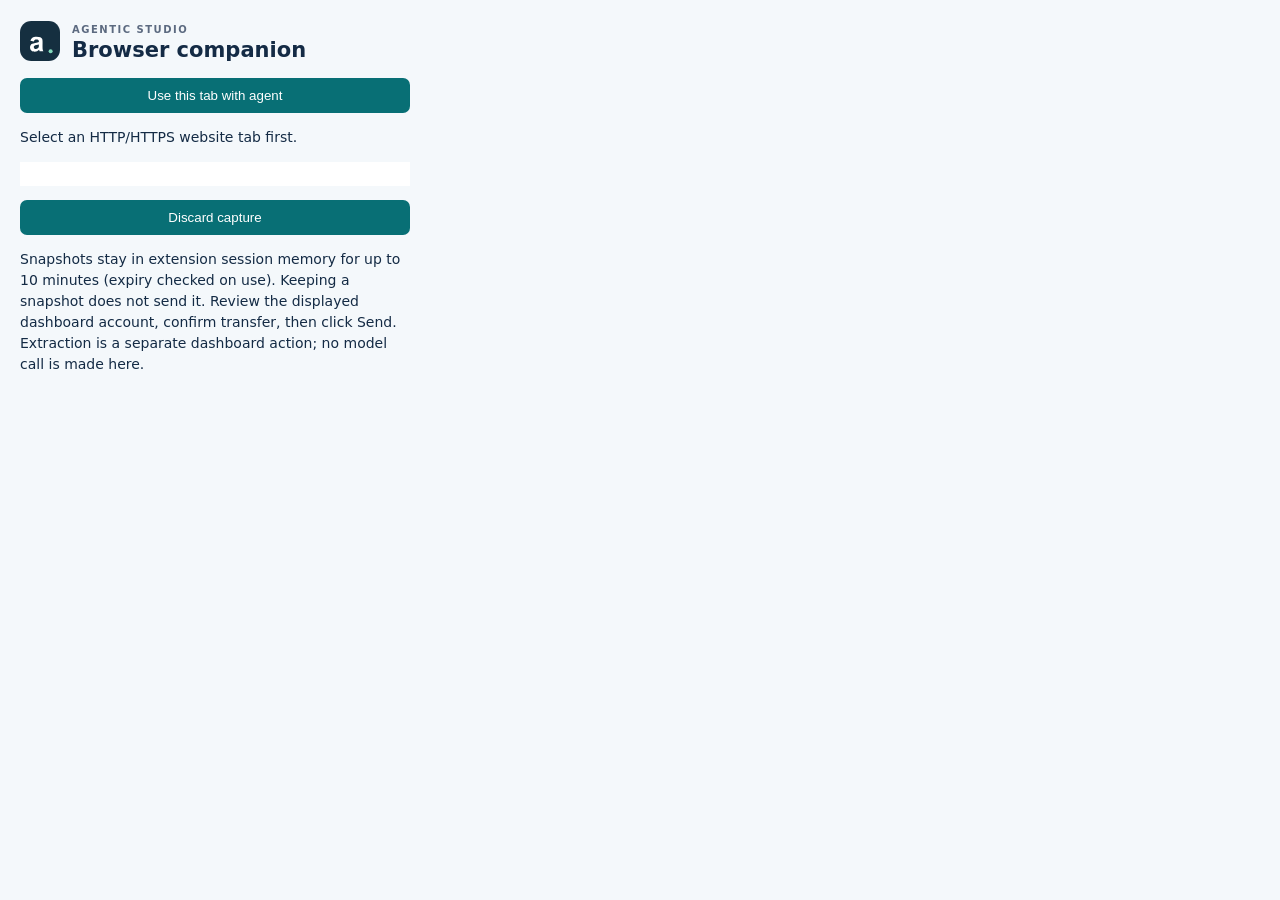
<file: extensions/page-capture/popup.html>
<!doctype html>
<html lang="en"><head><meta charset="utf-8"><title>Agentic Studio Capture</title>
<link rel="icon" type="image/svg+xml" href="icons/logo.svg"><link rel="stylesheet" href="popup.css"><script src="capture_dom.js" defer></script><script src="popup.js" defer></script></head>
<body><header class="brand"><img src="icons/logo.svg" alt="" width="40" height="40"><div><span class="brand-name">Agentic Studio</span><h1>Browser companion</h1></div></header><button id="open-agent">Use this tab with agent</button><p id="status" role="status">Checking the selected tab...</p>
<button id="capture" hidden>Capture visible content</button>
<pre id="preview" tabindex="0"></pre>
<label id="consent-label" hidden><input id="consent" type="checkbox">I reviewed this content and am authorized to transfer it. It contains no secrets.</label>
<button id="keep" hidden>Keep this capture for transfer</button>
<section id="handoff" hidden aria-labelledby="handoff-title">
<h2 id="handoff-title">Send your snapshot</h2>
<p id="pending-status" role="status"></p>
<label id="dashboard-choice-label" hidden>Dashboard account
<select id="dashboard-choice" aria-label="Dashboard account"></select></label>
<p id="dashboard-account"></p>
<button id="find-dashboard" hidden>Check dashboard tabs again</button>
<button id="open-dashboard" hidden>Open dashboard to send</button>
</section>
<button id="send" hidden>Send to displayed dashboard account</button>
<button id="clear">Discard capture</button>
<p>Snapshots stay in extension session memory for up to 10 minutes (expiry checked on use). Keeping a snapshot does not send it. Review the displayed dashboard account, confirm transfer, then click Send. Extraction is a separate dashboard action; no model call is made here.</p>
</body></html>
</file>
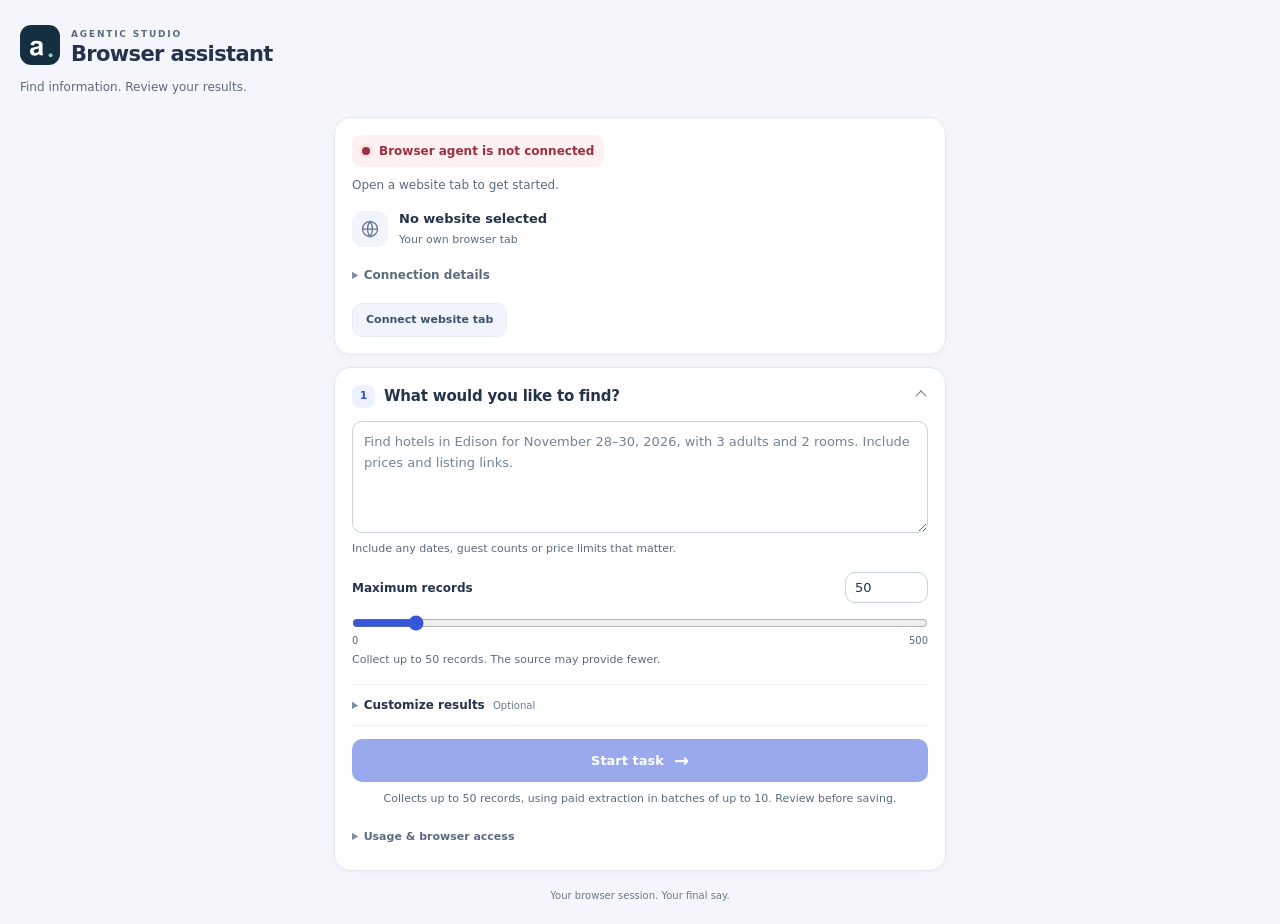
<file: extensions/page-capture/sidepanel.html>
<!doctype html>
<html lang="en">
<head><meta charset="utf-8"><meta name="viewport" content="width=device-width, initial-scale=1"><title>Agentic Studio · Browser assistant</title><link rel="icon" type="image/svg+xml" href="icons/logo.svg"><link rel="stylesheet" href="sidepanel.css"><script src="sidepanel.js" defer></script></head>
<body>
  <header class="app-header">
    <div class="brand"><span class="brand-mark" aria-hidden="true"><img src="icons/logo.svg" alt="" width="40" height="40"></span><div><span class="eyebrow">AGENTIC STUDIO</span><h1>Browser assistant</h1></div></div>
    <p class="header-note">Find information. Review your results.</p>
  </header>
  <main>
    <section class="card connection-card" aria-labelledby="connection-title">
      <h2 id="connection-title" class="sr-only">Your connection</h2>
      <div id="connection-status" class="connection-status" data-tone="disconnected" role="status" aria-live="polite" aria-atomic="true"><span class="status-dot" aria-hidden="true"></span><span id="connection-status-label">Browser agent is not connected</span></div>
      <p id="connection-hint" class="connection-hint">Open a website tab to get started.</p>
      <div class="website"><span class="website-icon" aria-hidden="true"><svg viewBox="0 0 24 24" fill="none"><circle cx="12" cy="12" r="9"/><path d="M3 12h18M12 3c4 5 4 13 0 18-4-5-4-13 0-18Z"/></svg></span><div class="website-copy"><p id="website-title">No website selected</p><p id="website-domain" class="muted">Your own browser tab</p></div></div>
      <details class="connection-details"><summary>Connection details</summary><p id="connection">Select a website tab to connect automatically while idle. Keep one signed-in dashboard tab open at localhost:8120. A workflow starts only when you choose Start.</p><p id="account" class="muted"></p></details>
      <div class="buttons connection-actions"><button id="connect" type="button" class="secondary">Connect website tab</button><button id="disconnect" type="button" class="text-button" hidden>Disconnect</button></div>
    </section>
    <p id="error" role="alert" hidden></p>
    <form id="task-form" class="card" aria-labelledby="task-title">
      <details id="request-details" class="request-details" open>
      <summary><span class="step-number" aria-hidden="true">1</span><h2 id="task-title">What would you like to find?</h2></summary>
      <label class="sr-only" for="instructions">Describe your task</label><textarea id="instructions" rows="4" maxlength="2000" required placeholder="Find hotels in Edison for November 28–30, 2026, with 3 adults and 2 rooms. Include prices and listing links."></textarea>
      <p class="field-help">Include any dates, guest counts or price limits that matter.</p>
      <div class="record-limit">
        <div class="record-limit-heading"><label for="limit">Maximum records</label><input id="limit" type="number" min="0" max="500" step="1" value="50" required aria-describedby="limit-help"></div>
        <label class="sr-only" for="limit-slider">Maximum records slider</label><input id="limit-slider" type="range" min="0" max="500" step="1" value="50" aria-describedby="limit-help">
        <div class="record-limit-scale" aria-hidden="true"><span>0</span><span>500</span></div>
        <p id="limit-help" class="field-help">Collect up to 50 records. The source may provide fewer.</p>
      </div>
      <details class="customize"><summary>Customize results <span class="optional">Optional</span></summary>
        <label>Results to collect<select id="extent"><option value="all_results" selected>All available listings in this search</option><option value="preview">Limited preview</option></select></label>
        <p class="muted">All results scrolls and follows available result pages. Limits: 100 pages and 4 active collection minutes. More listings use additional paid extraction batches of up to 10 records each. A limit or interruption is reported as partial.</p>
        <label>Information to include<input id="fields" maxlength="650" placeholder="name, url, price, currency, rating"></label><p class="muted">Leave blank to choose useful fields automatically. Custom fields: up to 16 lowercase names, separated by commas.</p>
        <div class="rule"><p class="settings-title">Optional rule</p><label>Field<input id="rule-field" maxlength="40" placeholder="rating"></label><div class="rule-values"><label>Condition<select id="rule-op"><option value="gte">At least</option><option value="lte">At most</option><option value="eq">Equals</option><option value="contains">Contains</option></select></label><label>Value<input id="rule-value" maxlength="200" placeholder="8"></label></div></div>
        <label>Publish matching approved records?<select id="publish"><option value="no" selected>No</option><option value="yes">Yes</option></select></label><p class="muted">Optional event publishing requires the local message broker.</p>
      </details>
      <button id="start" type="submit" class="full primary-action" disabled>Start task <span aria-hidden="true">→</span></button>
      <p id="result-cost" class="action-note">Collects up to 50 records, using paid extraction in batches of up to 10. Review before saving.</p>
      <details class="quiet-details"><summary>Usage &amp; browser access</summary><p class="muted">Start controls this tab and sends its content to your configured model: up to 30 paid navigation decisions (5 active minutes). All results then collects and extracts listings in paid batches of up to 10; a limited preview uses up to 6 captured sources. No reservations or payments.</p><p class="muted">The agent observes page text and controls, not screenshots. Complete login, MFA and CAPTCHA yourself. Browser control uses the debugger permission for this connected tab only. Cancelling the browser's debugging warning or opening DevTools can detach control.</p></details>
      </details>
    </form>
    <section id="activity" class="card activity-card" data-tone="working" aria-labelledby="activity-title" hidden>
      <div class="activity-heading"><span id="spinner" class="spinner" aria-hidden="true" hidden></span><div><h2 id="activity-title">Your progress</h2><p id="state" role="status" aria-live="polite">Ready when you are</p></div></div>
      <p id="guidance" class="guidance"></p>
      <div class="activity-metrics"><span id="pages-collected" class="pages-collected">0 pages collected</span><span id="step-count" class="muted">0 / 30 AI steps</span></div>
      <progress id="calls" max="30" value="0" aria-label="AI step budget used"></progress>
      <p id="usage" class="muted budget-note">Steps used, not percentage complete.</p>
      <div class="buttons task-actions"><button id="pause" type="button" class="secondary">Pause</button><button id="resume" type="button" hidden>Resume task</button><button id="collect" type="button" class="secondary" hidden>Get collected results</button><button id="cancel" type="button" class="text-button danger">Stop task</button></div>
      <button id="review" type="button" class="full primary-action">Review results <span aria-hidden="true">→</span></button><p id="review-note" class="action-note">Opens your dashboard. Nothing is saved until you approve.</p>
      <details><summary>Recent activity</summary><ol id="actions"></ol></details>
      <details class="quiet-details"><summary>Help &amp; technical details</summary><p class="muted">Resume continues control of this tab within the original paid decision budget. Pause takes effect between actions; a click or AI request already underway may finish. Closing this panel does not stop the task. Your website tab stays open.</p><p class="muted">Browser control diagnostics below contain tab visibility, focus, input adapter and popup counts. Counter values appear in recent activity. Include both when reporting a stalled control.</p><pre id="observation-diagnostics"></pre></details>
    </section>
    <p class="footer-note">Your browser session. Your final say.</p>
  </main>
</body>
</html>
</file>
<file: extensions/page-capture/popup.css>
body{width:390px;margin:0;padding:20px;font:14px system-ui;color:#142b45;background:#f4f8fb}.brand{display:flex;align-items:center;gap:12px;margin-bottom:16px}.brand img{display:block;flex:none;width:40px;height:40px}.brand-name{font-size:10px;font-weight:700;letter-spacing:1.5px;text-transform:uppercase;color:#5c6a80}h1{font-size:21px;margin:2px 0 0}h2{font-size:17px;margin:0 0 10px}button{display:block;width:100%;padding:10px;margin:10px 0;border:0;border-radius:7px;background:#086f75;color:white;cursor:pointer}button:disabled{opacity:.5}pre{white-space:pre-wrap;overflow-wrap:anywhere;max-height:250px;overflow:auto;background:white;padding:12px}p{line-height:1.5}label{display:block}select{box-sizing:border-box;width:100%;padding:9px;border:1px solid #a8bdc9;border-radius:6px;margin-top:5px;background:white;color:#142b45}#handoff{margin:14px 0;padding:13px;border:1px solid #abcbd1;border-radius:8px;background:#fff}#pending-status{font-weight:600}#dashboard-account{overflow-wrap:anywhere}#find-dashboard,#open-dashboard{background:#e6f1f3;color:#174954}[hidden]{display:none!important}
</file>
<file: extensions/page-capture/sidepanel.css>
:root {
  font-family: system-ui, -apple-system, "Segoe UI", sans-serif;
  color: #24334b; background: #f4f6fb; color-scheme: light; font-size: 14px;
  --accent: #3856d9; --border: #e1e7f0; --muted: #5c6a80;
}
* { box-sizing: border-box; }
body { margin: 0; }
.app-header { padding: 24px 20px 8px; }
.brand { display: flex; align-items: center; gap: 11px; }
.brand-mark { display: block; width: 40px; height: 40px; flex: none; }
.brand-mark img { display: block; width: 100%; height: 100%; }
.eyebrow { font-size: 9px; font-weight: 750; letter-spacing: 1.8px; color: var(--muted); }
h1 { margin: 2px 0 0; font-size: 21px; font-weight: 720; letter-spacing: -.65px; }
.header-note { color: var(--muted); font-size: 12px; margin: 12px 0 0; }
main { max-width: 640px; margin: auto; padding: 0 14px 16px; }
.card { margin: 12px 0; padding: 17px; border: 1px solid var(--border); border-radius: 17px; background: #fff; box-shadow: 0 3px 12px #1b335905; }
h2 { font-size: 15px; letter-spacing: -.2px; margin: 0; }
p { line-height: 1.55; overflow-wrap: anywhere; margin: 8px 0; }
.connection-status { display: inline-flex; align-items: center; gap: 9px; max-width: 100%; padding: 8px 10px; border-radius: 9px; font-size: 12px; font-weight: 700; line-height: 1.4; color: #9c303e; background: #fff0f2; }
.status-dot { width: 8px; height: 8px; border-radius: 50%; background: currentColor; box-shadow: 0 0 0 3px #9c303e12; flex: none; }
.connection-status[data-tone="connected"] { background: #edf8f2; color: #1b7049; }
.connection-status[data-tone="connected"] .status-dot { box-shadow: 0 0 0 3px #1b704914; }
.connection-status[data-tone="attention"] { background: #fff7e4; color: #855707; }
.connection-status[data-tone="attention"] .status-dot { box-shadow: 0 0 0 3px #85570714; }
.connection-status[data-working="true"] .status-dot { animation: breathe 1.8s ease-in-out infinite; }
.connection-hint { color: var(--muted); font-size: 12px; margin: 9px 0 15px; }
.website { display: flex; align-items: center; gap: 11px; min-width: 0; }
.website-icon { display: grid; place-items: center; width: 36px; height: 36px; flex: none; border-radius: 11px; background: #f1f4fa; color: #62738c; }
.website-icon svg { width: 20px; height: 20px; stroke: currentColor; stroke-width: 1.5; }
.website-copy { min-width: 0; }
#website-title { font-weight: 650; font-size: 13px; line-height: 1.4; margin: 0; display: -webkit-box; -webkit-line-clamp: 2; -webkit-box-orient: vertical; overflow: hidden; }
#website-domain { margin: 3px 0 0; }
.connection-details { margin: 12px 0 0; }
.connection-details summary { font-size: 12px; color: var(--muted); padding: 6px 0; }
.request-details { margin: 0; }
.request-details > summary { display: flex; align-items: center; gap: 9px; padding: 0; list-style: none; }
.request-details > summary::-webkit-details-marker { display: none; }
.request-details > summary h2 { flex: 1; }
.request-details > summary::after { content: ""; width: 7px; height: 7px; border-right: 1.5px solid #71809b; border-bottom: 1.5px solid #71809b; transform: rotate(45deg); flex: none; margin: 0 3px; }
.request-details[open] > summary { margin-bottom: 13px; }
.request-details[open] > summary::after { transform: rotate(225deg); }
.step-number { display: grid; place-items: center; width: 23px; height: 23px; flex: none; border-radius: 8px; color: var(--accent); background: #eef1ff; font-size: 11px; font-weight: 750; }
label { display: block; font-weight: 600; font-size: 12px; line-height: 1.5; margin: 13px 0 7px; }
input, textarea, select { display: block; width: 100%; font: inherit; font-size: 13px; color: inherit; border: 1px solid #c8d2e1; border-radius: 10px; padding: 10px 11px; background: #fff; margin-top: 5px; }
textarea { resize: vertical; min-height: 112px; line-height: 1.6; margin: 0; }
input::placeholder, textarea::placeholder { color: #758298; opacity: 1; }
textarea:disabled { background: #f7f9fc; color: #5c6a80; }
.field-help, .action-note { font-size: 11px; color: var(--muted); line-height: 1.5; }
.field-help { margin: 8px 0 12px; }
.record-limit { margin: 15px 0; }
.record-limit-heading { display: flex; align-items: center; justify-content: space-between; gap: 12px; }
.record-limit-heading label { margin: 0; }
.record-limit-heading input { width: 83px; margin: 0; padding: 7px 9px; }
#limit-slider { height: 24px; margin: 8px 0 0; padding: 0; border: 0; accent-color: var(--accent); cursor: pointer; background: transparent; }
.record-limit-scale { display: flex; justify-content: space-between; color: var(--muted); font-size: 10px; }
.record-limit .field-help { margin: 6px 0 0; }
.action-note { text-align: center; margin: 9px 0 0; }
details { margin: 13px 0; }
summary { display: list-item; cursor: pointer; font-size: 12px; font-weight: 650; line-height: 1.5; padding: 8px 0; }
summary::marker { color: #7d8da7; font-size: 11px; }
details[open] > summary { margin-bottom: 5px; }
.customize { border-top: 1px solid #edf0f5; border-bottom: 1px solid #edf0f5; padding: 3px 0; }
.optional { color: #6a778b; font-size: 10px; font-weight: 450; margin-left: 4px; }
.settings-title { font-size: 12px; font-weight: 700; margin-bottom: 0; }
.rule { border-top: 1px solid var(--border); margin-top: 17px; padding-top: 5px; }
.rule-values { display: grid; grid-template-columns: minmax(0, 1fr) minmax(70px, .7fr); gap: 10px; }
.quiet-details { margin-bottom: 0; }
.quiet-details summary { color: var(--muted); font-size: 11px; font-weight: 550; }
button { min-height: 40px; border: 1px solid transparent; border-radius: 10px; background: var(--accent); color: #fff; padding: 10px 13px; font: inherit; font-size: 12px; font-weight: 650; line-height: 1.4; cursor: pointer; transition: background-color .15s, box-shadow .15s; }
button:hover:enabled { background: #2844c2; }
button.secondary { background: #f1f4fa; color: #3e526e; border-color: #e8edf5; }
button.secondary:hover:enabled { background: #e7edf7; }
button.text-button { background: transparent; color: var(--muted); padding-inline: 8px; }
button.text-button:hover:enabled { background: #f4f6fa; }
button.danger { color: #a13e4b; }
button.danger:hover:enabled { background: #fff1f3; }
button:disabled { opacity: .5; cursor: default; }
.buttons { display: flex; flex-wrap: wrap; align-items: center; gap: 8px; margin: 12px 0; }
.connection-actions { margin-bottom: 0; }
.connection-actions button { min-height: 34px; padding-block: 7px; font-size: 11px; }
.full { width: 100%; }
.primary-action { display: flex; justify-content: center; align-items: center; gap: 10px; min-height: 43px; font-size: 13px; box-shadow: 0 3px 8px #3856d91a; }
.primary-action:disabled { box-shadow: none; }
.primary-action span { font-size: 18px; line-height: 1; }
.muted { font-size: 11px; color: var(--muted); }
#error { background: #fff8e9; border: 1px solid #eed7a6; border-left: 3px solid #c18c24; border-radius: 11px; padding: 12px; color: #735019; font-size: 12px; }
.activity-card { border-top: 3px solid #526be2; }
.activity-card[data-tone="attention"] { border-top-color: #d3a23b; }
.activity-card[data-tone="ready"] { border-top-color: #35916a; }
.activity-card[data-tone="stopped"] { border-top-color: #a5b0c1; }
.activity-heading { display: flex; align-items: center; gap: 11px; }
.activity-heading h2 { font-size: 11px; color: var(--muted); font-weight: 600; margin: 0 0 4px; }
#state { font-size: 16px; font-weight: 700; letter-spacing: -.3px; line-height: 1.4; margin: 0; }
.guidance { font-size: 12px; line-height: 1.6; margin: 14px 0; }
.activity-metrics { display: flex; justify-content: space-between; flex-wrap: wrap; gap: 6px; align-items: center; margin: 14px 0 9px; }
.pages-collected { display: inline-flex; padding: 4px 8px; background: #f1f4fa; border-radius: 6px; color: #4b607b; font-size: 10px; font-weight: 650; }
progress { display: block; appearance: none; border: 0; border-radius: 10px; overflow: hidden; width: 100%; height: 5px; background: #edf0f7; accent-color: var(--accent); }
progress::-webkit-progress-bar { background: #edf0f7; border-radius: 10px; }
progress::-webkit-progress-value { background: #6578e5; border-radius: 10px; }
progress::-moz-progress-bar { background: #6578e5; border-radius: 10px; }
.budget-note { font-size: 10px; margin: 6px 0 12px; }
.task-actions { margin: 14px 0; }
.spinner { flex: none; width: 25px; height: 25px; border: 3px solid #e3e8fa; border-top-color: var(--accent); border-radius: 50%; animation: spin .85s linear infinite; }
li { font-size: 12px; margin: 12px 0; line-height: 1.6; overflow-wrap: anywhere; }
ol { padding-left: 20px; }
pre { font-size: 11px; white-space: pre-wrap; overflow-wrap: anywhere; max-height: 240px; overflow: auto; background: #f5f7fb; padding: 10px; border-radius: 8px; }
.footer-note { text-align: center; color: #6b7890; font-size: 10px; margin: 17px 0 4px; }
.sr-only { position: absolute; width: 1px; height: 1px; padding: 0; margin: -1px; overflow: hidden; clip: rect(0, 0, 0, 0); white-space: nowrap; border: 0; }
button:focus-visible, input:focus-visible, textarea:focus-visible, select:focus-visible, summary:focus-visible { outline: 3px solid #91a5fa; outline-offset: 3px; }
[hidden] { display: none !important; }
@keyframes spin { to { transform: rotate(360deg); } }
@keyframes breathe { 50% { opacity: .5; } }
@media (prefers-reduced-motion: reduce) { .spinner { animation-duration: 2.5s; } .connection-status[data-working="true"] .status-dot { animation: none; } button { transition: none; } }
@media (max-width: 320px) { .app-header { padding-inline: 16px; } main { padding-inline: 10px; } .card { padding: 14px; } .rule-values { grid-template-columns: 1fr; gap: 0; } }
</file>
